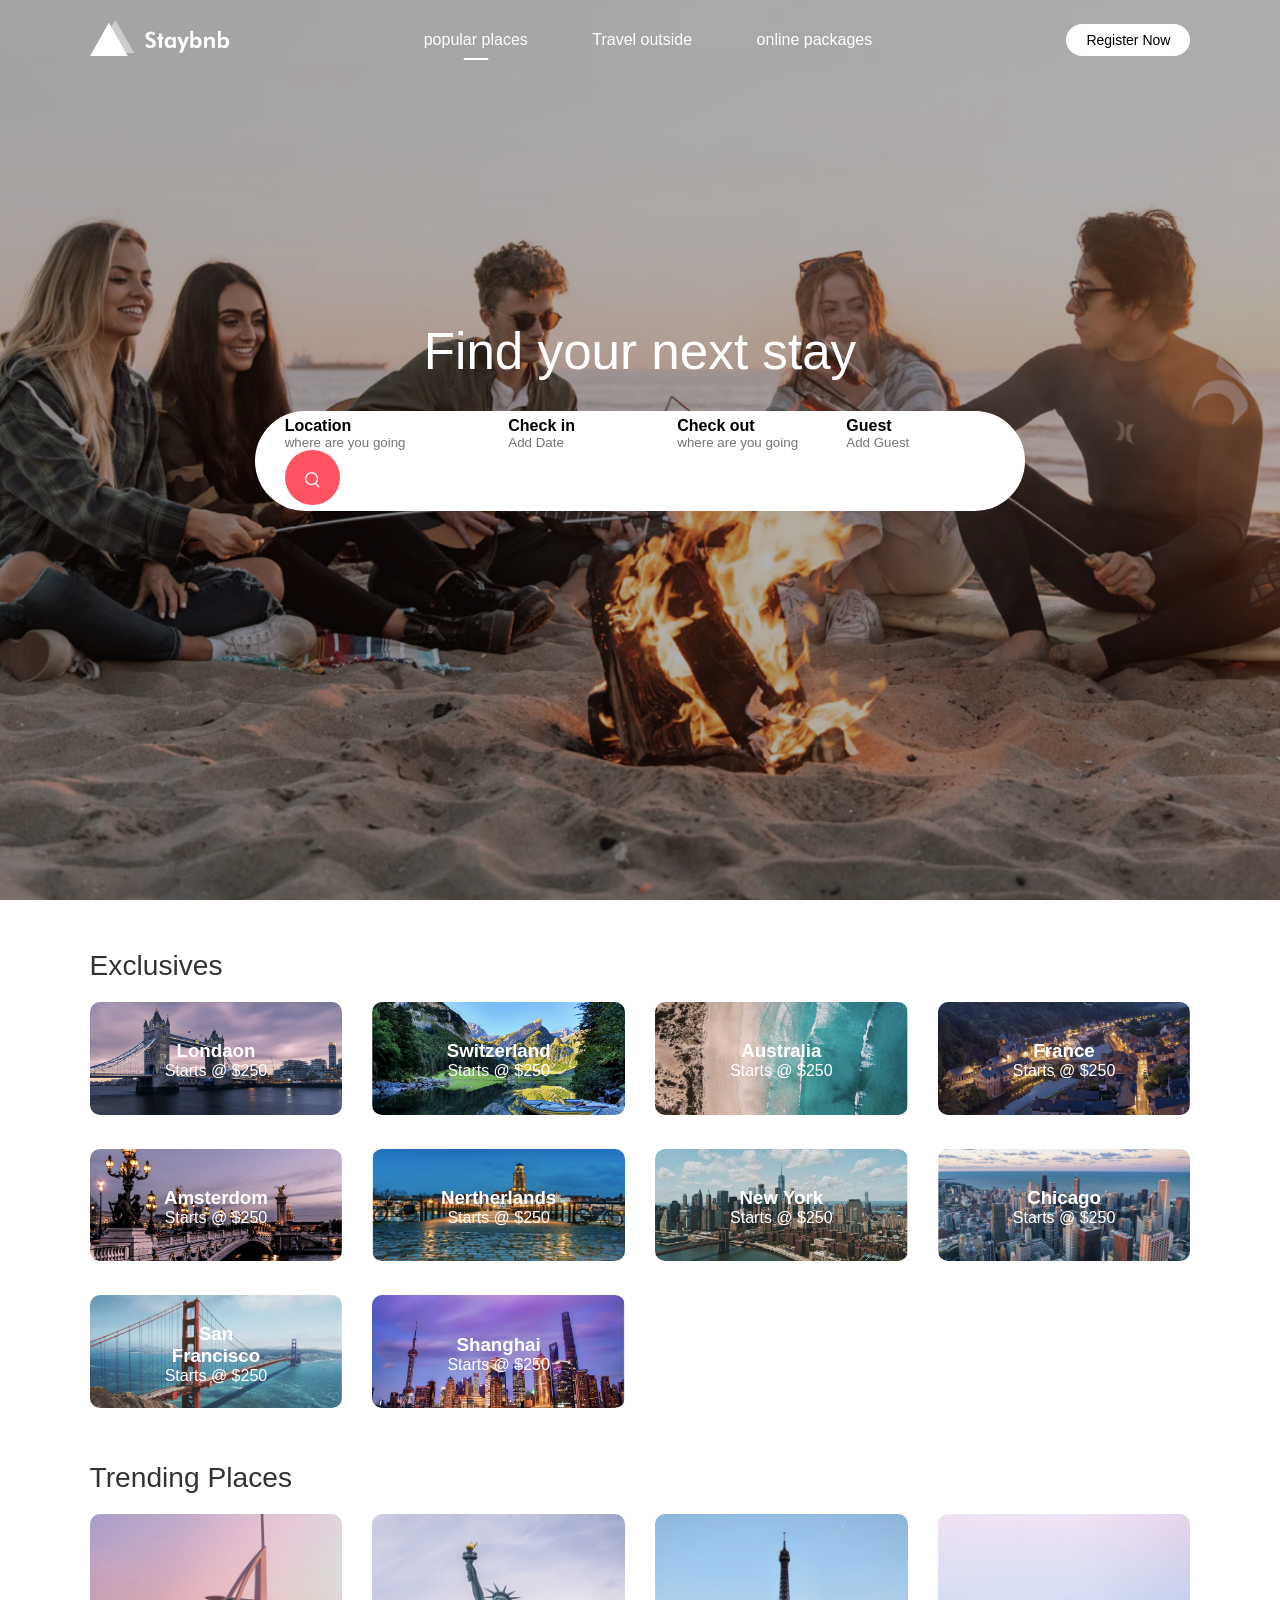
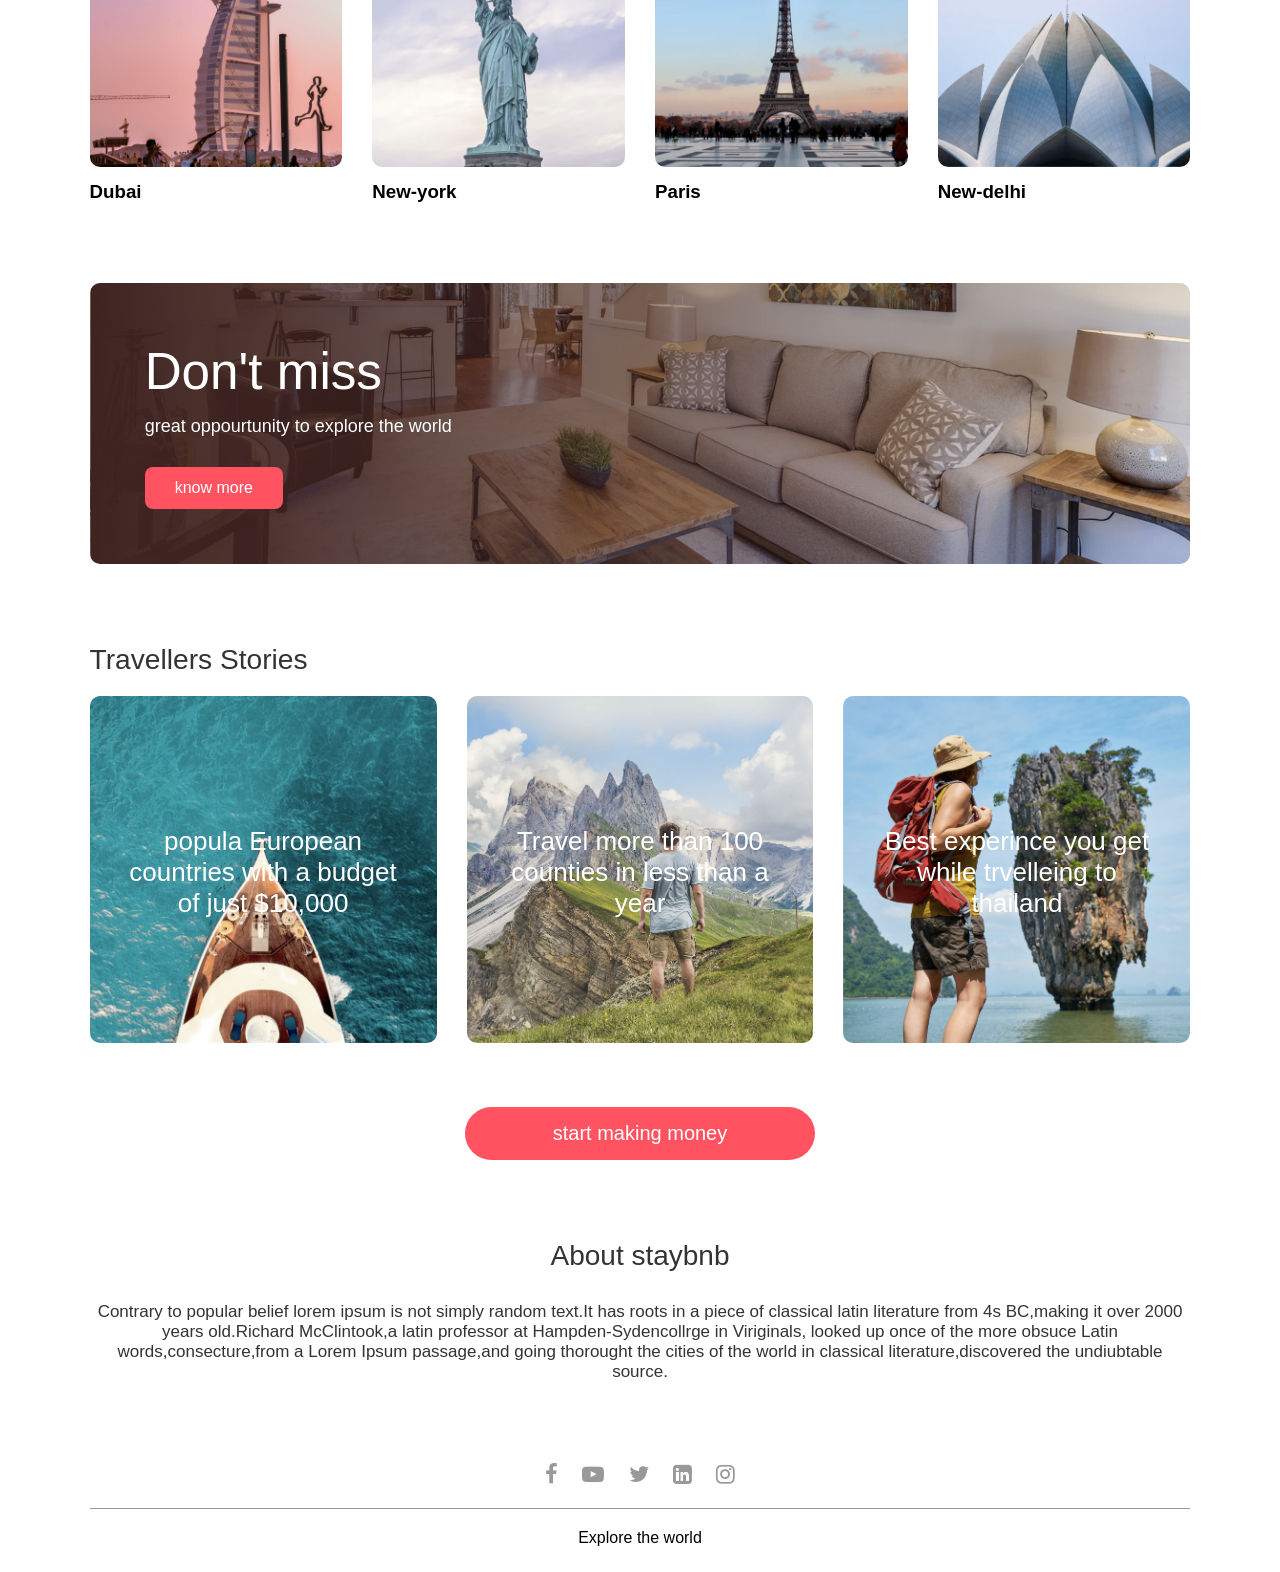
<file: index.html>
<!DOCTYPE html>
<html>
    <head>
        <meta name="viewport" content="width=device-width intial-scale=1.0">
        <title>Travellers</title>
        <link rel="stylesheet" href="style.css">
        <link rel="stylesheet" href="https://cdnjs.cloudflare.com/ajax/libs/font-awesome/4.7.0/css/font-awesome.min.css">
    </head>
    <body>
        <div class="header">
        <nav id="navbar">
            <a href="house.html">
                <img src="images/logo.png" class="logo">
            </a>
            <ul class="nav-links">
                <li><a href="index.html" class="active">popular places</a></li>
                <li><a href="#">Travel outside</a></li>
                <li><a href="listing.html">online packages</a></li>
            </ul>
            <a href="#" class="register-btn">Register Now</a>
            <i class="fa fa-bars" onclick="togglebtn()"></i>
        </nav> 
        <div class="container">
            <h1>Find your next stay</h1>
            <div class="search-box">
                <form>
                    <div class="location-input">
                        <label>Location</label>
                        <input type="text" placeholder="where are you going">
                    </div>
                    <div>
                        <label>Check in</label>
                        <input type="text" placeholder="Add Date">
                    </div>
                    <div>
                        <label>Check out</label>
                        <input type="text" placeholder="where are you going">
                    </div>
                    <div>
                        <label>Guest</label>
                        <input type="text" placeholder="Add Guest">
                    </div>
                    <button type="submit"><img src="images/search.png"></button>
                </form>
            </div>
        </div>
    </div>

    <div class="container">
        <h2 class="sub-title">Exclusives</h2>
        <div class="exclusives">
            <div>
                <img src="images/image-1.png">
                    <span>
                        <h3>Londaon</h3>
                        <p>Starts @ $250</p>
                    </span>
            </div>
            <div>
                <img src="images/image-2.png">
                <span>
                    <h3>Switzerland</h3>
                    <p>Starts @ $250</p>
                </span>
            </div>
            <div>
                <img src="images/image-3.png">
                <span>
                    <h3>Australia</h3>
                    <p>Starts @ $250</p>
                </span>
            </div>
            <div>
                <img src="images/image-4.png">
                <span>
                    <h3>France</h3>
                    <p>Starts @ $250</p>
                </span>
            </div>
            <div>
                <img src="images/image-5.png">
                <span>
                    <h3>Amsterdom</h3>
                    <p>Starts @ $250</p>
                </span>
            </div>
            <div>
                <img src="images/image-6.png">
                <span>
                    <h3>Nertherlands</h3>
                    <p>Starts @ $250</p>
                </span>
            </div>
            <div>
                <img src="images/image-7.png">
                <span>
                    <h3>New York</h3>
                    <p>Starts @ $250</p>
                </span>
            </div>
            <div>
                <img src="images/image-8.png">
                <span>
                    <h3>Chicago</h3>
                    <p>Starts @ $250</p>
                </span>
            </div>
            <div>
                <img src="images/image-9.png">
                <span>
                    <h3>San Francisco</h3>
                    <p>Starts @ $250</p>
                </span>
            </div>
            <div>
                <img src="images/image-10.png">
                <span>
                    <h3>Shanghai</h3>
                    <p>Starts @ $250</p>
                </span>
            </div>
        </div>

        <h2 class="sub-title">Trending Places</h2>
         <div class="trending">
            <div>
                <img src="images/dubai.png">
                <h3>Dubai</h3>
            </div>
            <div>
                <img src="images/new-york.png">
                <h3>New-york</h3>
            </div>
            <div>
                <img src="images/paris.png">
                <h3>Paris</h3>
            </div>
            <div>
                <img src="images/new-delhi.png">
                <h3>New-delhi</h3>
            </div>
         </div>
         <div class="cta">
            <h3>Don't miss</h3>
            <p>great oppourtunity to explore the world</p>
            <a href="#" class="cta-btn">know more</a>
         </div>


         <h2 class="sub-title">Travellers Stories</h2>
            <div class="stories">
                <div>
                    <img src="images/story-1.png">
                    <p>popula European countries with a budget of just $10,000</p>
                </div>
                <div>
                    <img src="images/story-2.png">
                    <p>Travel more than 100 counties in less than a year</p>
                </div>
                <div>
                    <img src="images/story-3.png">
                    <p>Best experince you get while trvelleing to thailand</p>
                </div>
            </div>

            <a href="#" class="start-btn">start making money</a>

            <div class="about-msg">
                <h2>About staybnb</h2>
                <p>Contrary to popular belief lorem ipsum is not simply random text.It has roots
                   in a piece of classical latin literature from 4s BC,making it over 2000 years
                   old.Richard McClintook,a latin professor at Hampden-Sydencollrge in Viriginals,
                   looked up once of the more obsuce Latin words,consecture,from a Lorem Ipsum
                   passage,and going thorought the cities of the world in classical literature,discovered
                   the undiubtable source.</p>
                </p>
            </div>

            <div class="footer">
                <a href="https://facebook.com/"><i class="fa fa-facebook-f"></i></a>
                <a href="https://youtube.com/"><i class="fa fa-youtube-play"></i></a>
                <a href="https://twitter.com/"><i class="fa fa-twitter"></i></a>
                <a href="https://linkedin.com/"><i class="fa fa-linkedin-square"></i></a>
                <a href="https://instagram.com/"><i class="fa fa-instagram"></i></a>
                <hr>
                <p>Explore the world</p>

            </div>

         




    </div>
      <script>
        var navbar = document.getElementById("navbar");
        function togglebtn(){
            navbar.classList.toggle("hidemenu")
        }
      </script>

    </body>

</html>
</file>
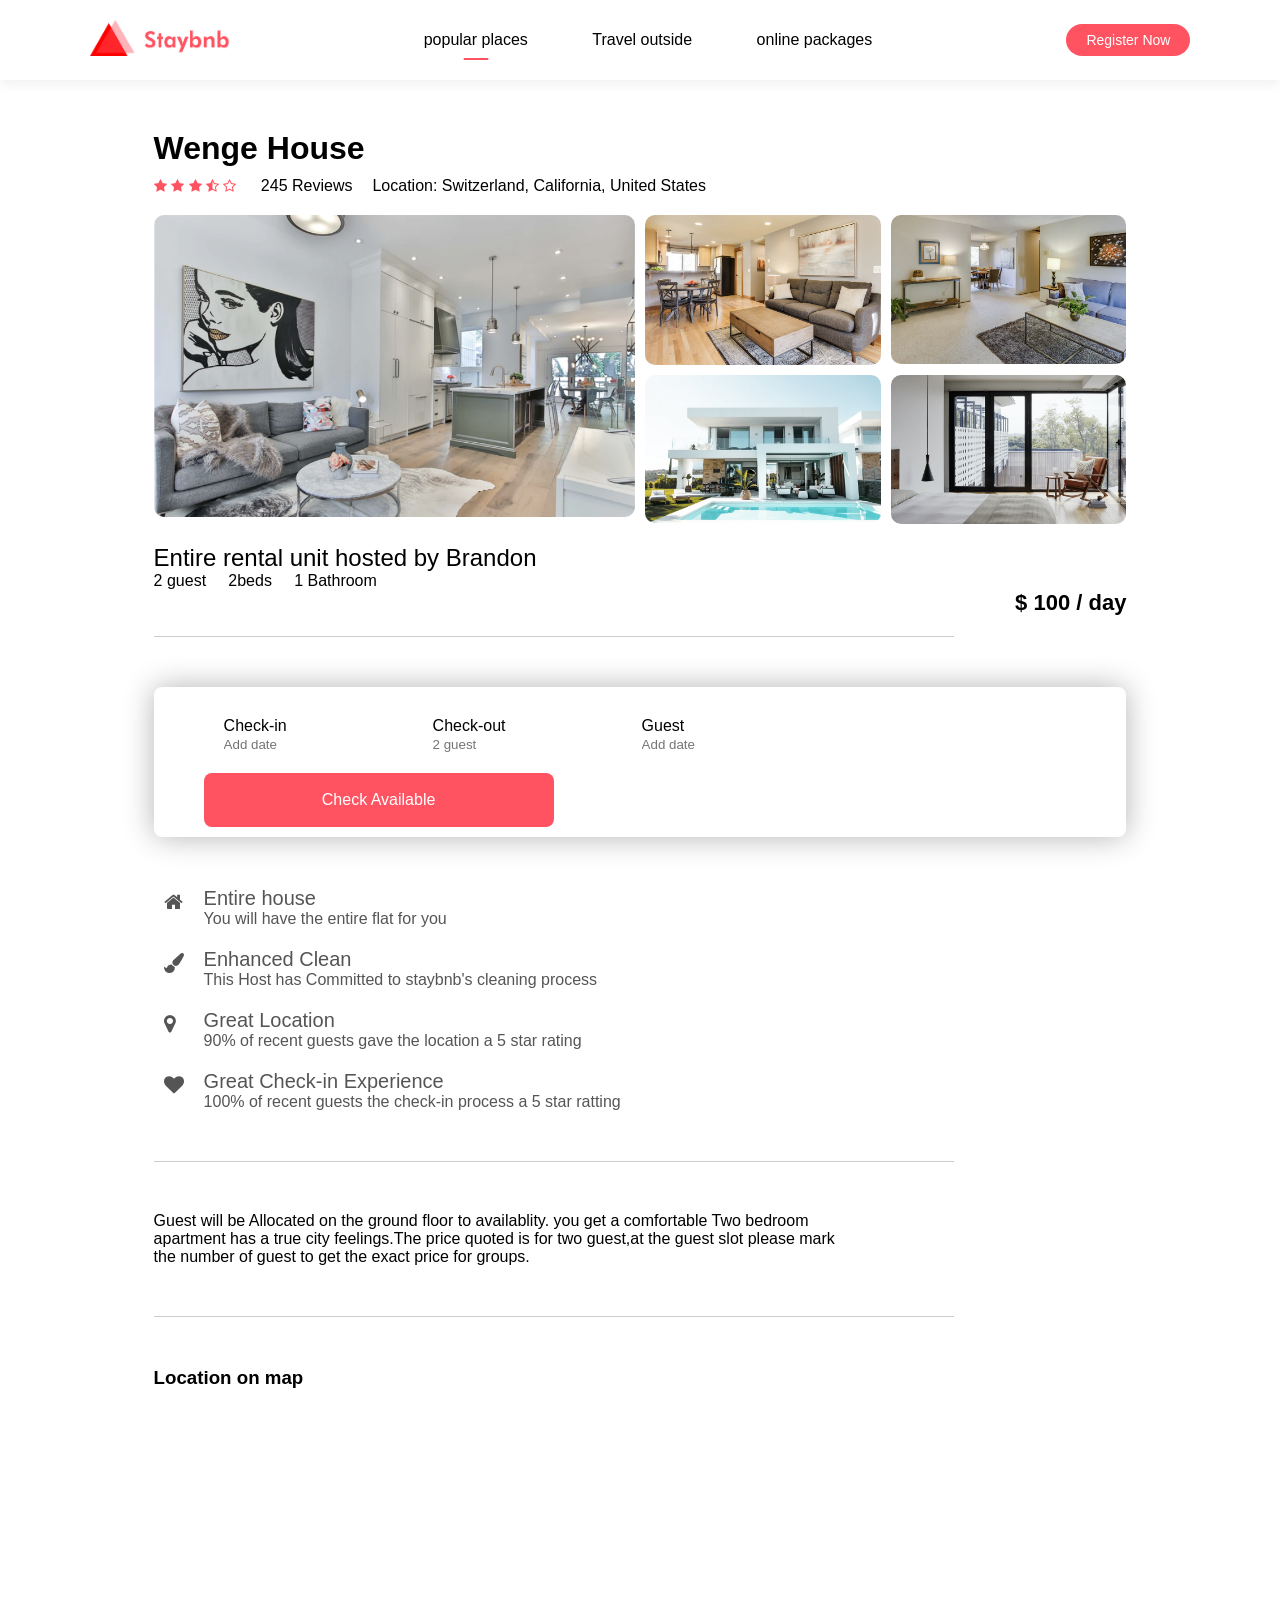
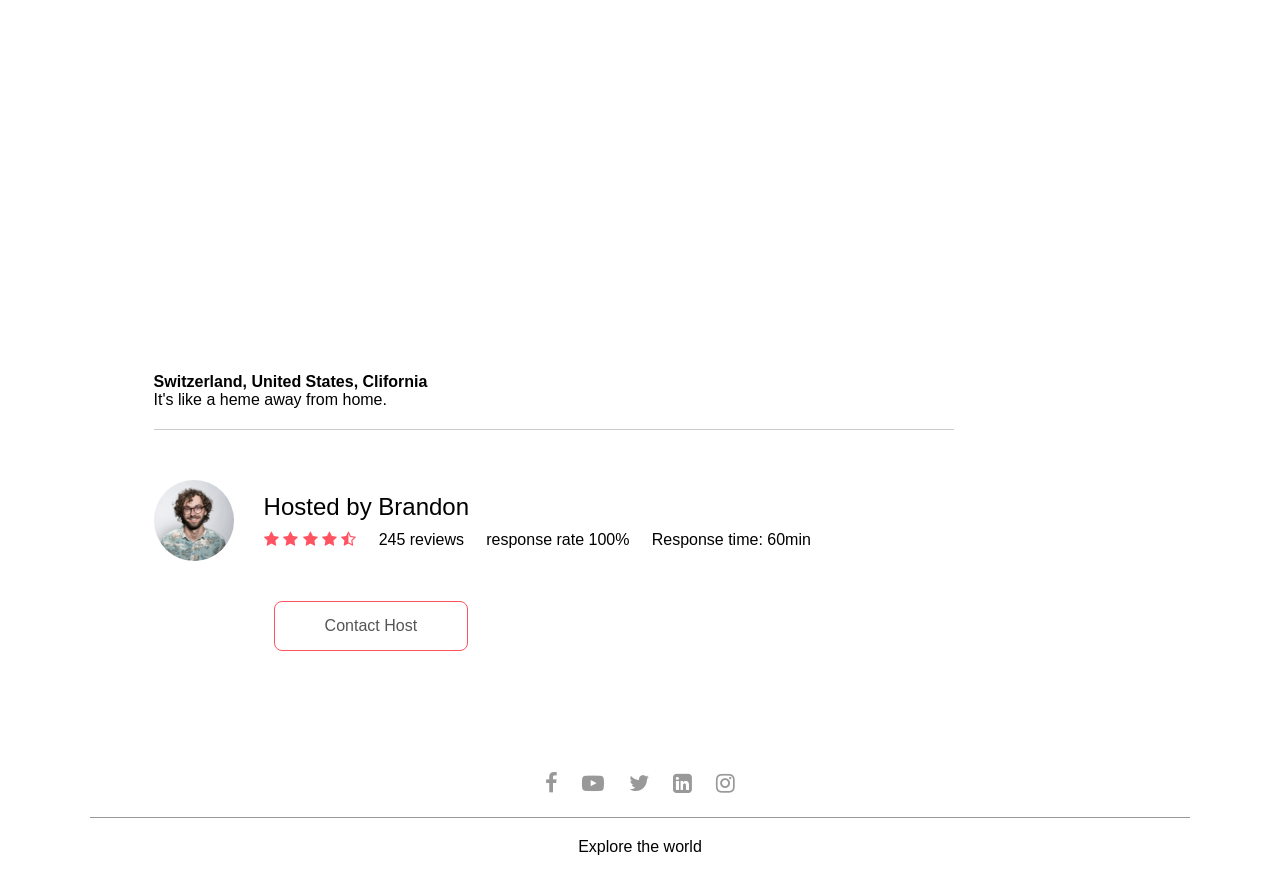
<file: house.html>
<!DOCTYPE html>
<html>
    <head>
        <meta name="viewport" content="width=device-width intial-scale=1.0">
        <title>House details Page</title>
        <link rel="stylesheet" href="style.css">
        <link rel="stylesheet" href="https://cdnjs.cloudflare.com/ajax/libs/font-awesome/4.7.0/css/font-awesome.min.css">
    </head>
    <body>
        <nav id="navbar" class="navbar-white" >
            <a href="house.html">
                <img src="images/logo-red.png" class="logo">
            </a>
            <ul class="nav-links">
                <li><a href="index.html" class="active">popular places</a></li>
                <li><a href="#">Travel outside</a></li>
                <li><a href="listing.html">online packages</a></li>
            </ul>
            <a href="#" class="register-btn">Register Now</a>
            <i class="fa fa-bars" onclick="togglebtn()"></i>
        </nav> 

           <div class="house-details">
            <div class="house-title">
                <h1>Wenge House</h1>
                <div class="row">
                    <div>
                        <i class="fa fa-star"></i>
                         <i class="fa fa-star"></i>
                         <i class="fa fa-star"></i>
                        <i class="fa fa-star-half-full"></i>
                        <i class="fa fa-star-o"></i>
                        <span>245 Reviews</span>
                    </div>
                    <div>
                        <p> Location: Switzerland, California, United States</p>
                    </div>
                </div>
            </div>
            <div class="gallery">
                <div class="gallery-img-1"><img src="images/house-1.png"></div>
                <div><img src="images/house-2.png"></div>
                <div><img src="images/house-3.png"></div>
                <div><img src="images/house-4.png"></div>
                <div><img src="images/house-5.png"></div>
            </div>
            <div class="small-details">
                <h2>Entire rental unit hosted by Brandon</h2>
                <p>2 guest &nbsp; &nbsp; 2beds &nbsp; &nbsp; 1 Bathroom</p>
                <h4>$ 100 / day</h4>
            </div>
            <hr class="line">
            <form class="check-form">
                <div>
                    <label>Check-in</label>
                    <input type="text" placeholder="Add date">
                </div>
                <div>
                    <label>Check-out</label>
                    <input type="text" placeholder="2 guest">
                </div>
                <div class="guest-field">
                    <label>Guest</label>
                    <input type="text" placeholder="Add date">
                </div>
                <button type="submit">Check Available</button>
            </form>

            <ul class="details-list">
                <li><i class="fa fa-home"></i>Entire house
                    <span>You will have the entire flat for you</span>
                </li>
                <li><i class="fa fa-paint-brush"></i>Enhanced Clean
                    <span>This Host has Committed to staybnb's cleaning process</span>
                </li>
                <li><i class="fa fa-map-marker"></i>Great Location
                    <span>90% of recent guests gave the location a 5 star rating</span>
                </li>
                <li><i class="fa fa-heart"></i>Great Check-in Experience
                    <span>100% of recent guests the check-in process a 5 star ratting</span>
                </li>
            </ul>
            <hr class="line">

            <p class="home-description">Guest will be Allocated on the ground floor to availablity. you get
                a comfortable Two bedroom apartment has a true city feelings.The price quoted
                is for two guest,at the guest slot please mark the number of guest to get the exact price
                for groups. 
            </p>
            <hr class="line">
             <h3>Location on map</h3>
            <div class="map"><iframe src="https://www.google.com/maps/embed?pb=!1m18!1m12!1m3!1d1398189.2490876922!2d6.904918688224698!3d46.80748952737615!2m3!1f0!2f0!3f0!3m2!1i1024!2i768!4f13.1!3m3!1m2!1s0x478c64ef6f596d61%3A0x5c56b5110fcb7b15!2sSwitzerland!5e0!3m2!1sen!2sin!4v1735908279306!5m2!1sen!2sin" width="600" height="450" style="border:0;" allowfullscreen="" loading="lazy" referrerpolicy="no-referrer-when-downgrade"></iframe></div>
            <b>Switzerland, United States, Clifornia</b>
            <p>It's like a heme away from home.</p>

             <hr class="line">

             <div class="host">
                <img src="images/host.png">
                <div>
                    <h2>Hosted by Brandon</h2>
                    <P><span>
                        <i class="fa fa-star"></i>
                        <i class="fa fa-star"></i>
                        <i class="fa fa-star"></i>
                        <i class="fa fa-star"></i>
                       <i class="fa fa-star-half-full"></i>


                    </span>&nbsp; &nbsp; 245 reviews &nbsp; &nbsp; response rate 100% &nbsp; &nbsp; Response time: 60min</P>
                </div>
             </div>
             <a href="#" class="contact-host">Contact Host</a>


           </div>

           <div class="container">
            <div class="footer">
                <a href="https://facebook.com/"><i class="fa fa-facebook-f"></i></a>
                <a href="https://youtube.com/"><i class="fa fa-youtube-play"></i></a>
                <a href="https://twitter.com/"><i class="fa fa-twitter"></i></a>
                <a href="https://linkedin.com/"><i class="fa fa-linkedin-square"></i></a>
                <a href="https://instagram.com/"><i class="fa fa-instagram"></i></a>
                <hr>
                <p>Explore the world</p>
    
            </div>
           </div>
           <script>
            var navbar = document.getElementById("navbar");
            function togglebtn(){
                navbar.classList.toggle("hidemenu")
            }
          </script>

    </body>
    </html>
</file>
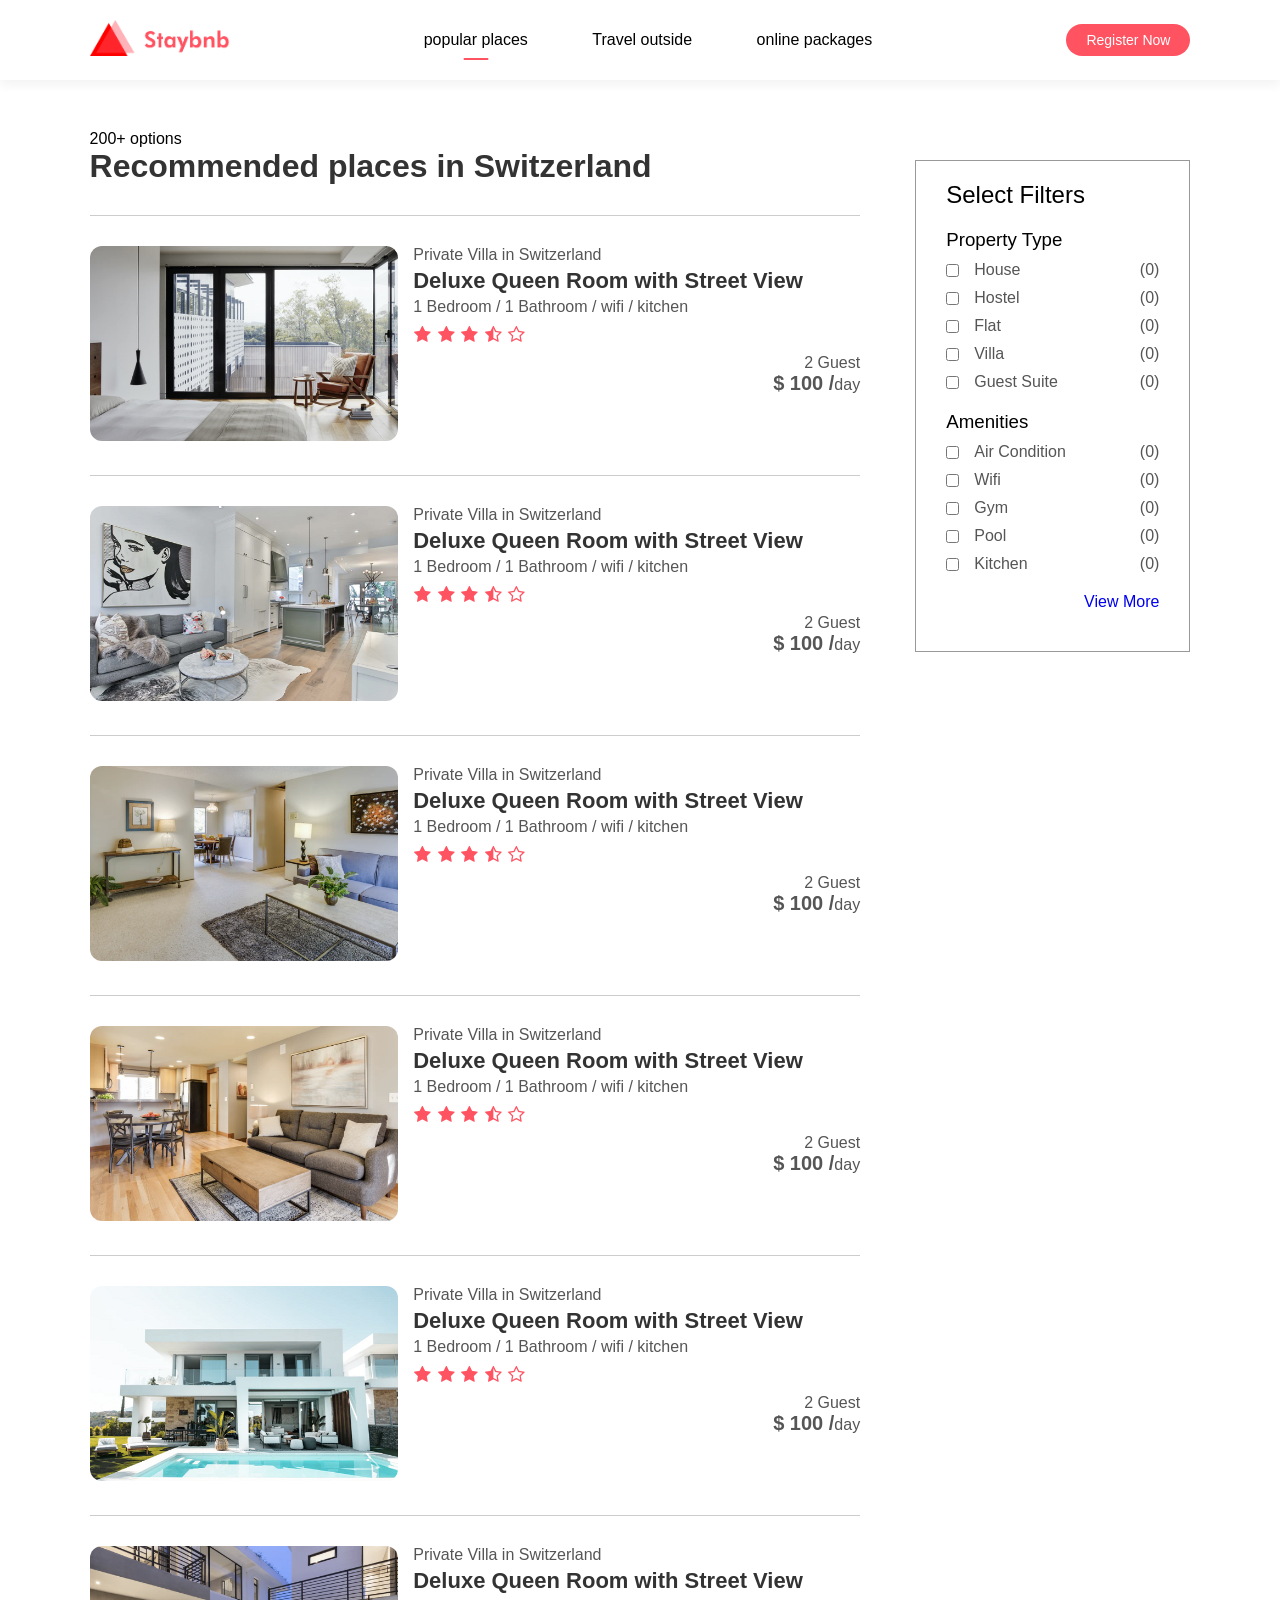
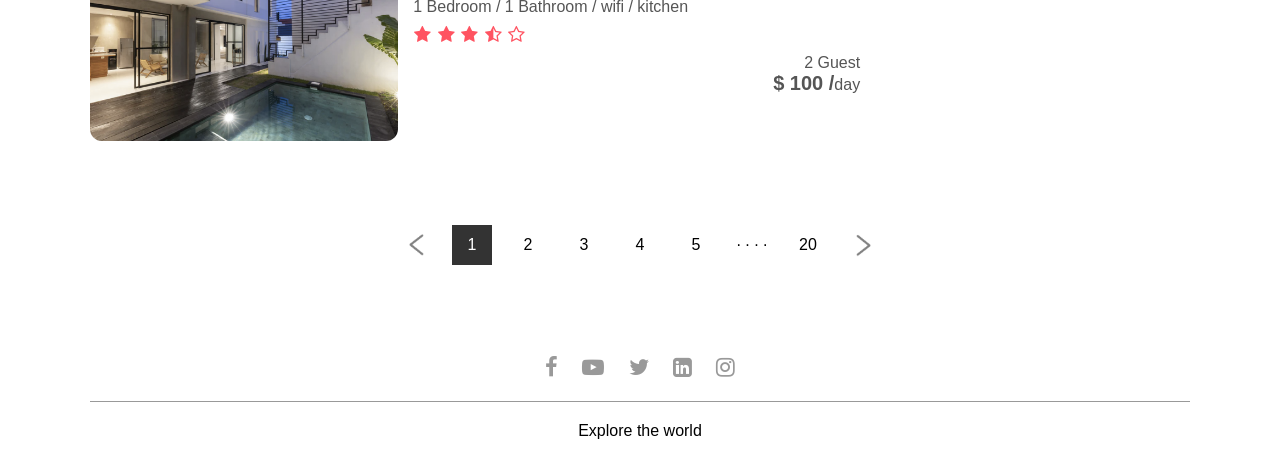
<file: listing.html>
<!DOCTYPE html>
<html>
    <head>
        <meta name="viewport" content="width=device-width intial-scale=1.0">
        <title>Travellers</title>
        <link rel="stylesheet" href="style.css">
        <link rel="stylesheet" href="https://cdnjs.cloudflare.com/ajax/libs/font-awesome/4.7.0/css/font-awesome.min.css">
    </head> 
    <body>
        <nav id="navbar" class="navbar-white" >
            <a href="house.html">
                <img src="images/logo-red.png" class="logo">

            </a>
            <ul class="nav-links">
                <li><a href="index.html" class="active">popular places</a></li>
                <li><a href="#">Travel outside</a></li>
                <li><a href="#">online packages</a></li>
            </ul>
            <a href="#" class="register-btn">Register Now</a>
            <i class="fa fa-bars" onclick="togglebtn()"></i>
        </nav> 
        <div class="container">

          <div class="list-container">
            <div class="left-col">
                <p> 200+ options</p>
                <h1>Recommended places in Switzerland</h1>

                <div class="house">
                    <div class="house-img">
                        <img src="images/image-s1.png">
                    </div>
                    <div class="house-information">
                        <p>Private Villa in Switzerland</p>
                        <h3>Deluxe Queen Room with Street View</h3>
                        <p>1 Bedroom / 1 Bathroom / wifi / kitchen</p>
                         <i class="fa fa-star"></i>
                         <i class="fa fa-star"></i>
                         <i class="fa fa-star"></i>
                        <i class="fa fa-star-half-full"></i>
                        <i class="fa fa-star-o"></i>
                        <div class="house-price">
                            <p> 2 Guest</p>
                            <h4>$ 100 /<span>day</span></h4>
                        </div>
                    </div>
                </div>
                <div class="house">
                    <div class="house-img">
                        <img src="images/image-s2.png">
                    </div>
                    <div class="house-information">
                        <p>Private Villa in Switzerland</p>
                        <h3>Deluxe Queen Room with Street View</h3>
                        <p>1 Bedroom / 1 Bathroom / wifi / kitchen</p>
                         <i class="fa fa-star"></i>
                         <i class="fa fa-star"></i>
                         <i class="fa fa-star"></i>
                        <i class="fa fa-star-half-full"></i>
                        <i class="fa fa-star-o"></i>
                        <div class="house-price">
                            <p> 2 Guest</p>
                            <h4>$ 100 /<span>day</span></h4>
                        </div>
                    </div>
                </div>

                <div class="house">
                    <div class="house-img">
                        <img src="images/image-s3.png">
                    </div>
                    <div class="house-information">
                        <p>Private Villa in Switzerland</p>
                        <h3>Deluxe Queen Room with Street View</h3>
                        <p>1 Bedroom / 1 Bathroom / wifi / kitchen</p>
                         <i class="fa fa-star"></i>
                         <i class="fa fa-star"></i>
                         <i class="fa fa-star"></i>
                        <i class="fa fa-star-half-full"></i>
                        <i class="fa fa-star-o"></i>
                        <div class="house-price">
                            <p> 2 Guest</p>
                            <h4>$ 100 /<span>day</span></h4>
                        </div>
                    </div>
                </div>

                <div class="house">
                    <div class="house-img">
                        <img src="images/image-s4.png">
                    </div>
                    <div class="house-information">
                        <p>Private Villa in Switzerland</p>
                        <h3>Deluxe Queen Room with Street View</h3>
                        <p>1 Bedroom / 1 Bathroom / wifi / kitchen</p>
                         <i class="fa fa-star"></i>
                         <i class="fa fa-star"></i>
                         <i class="fa fa-star"></i>
                        <i class="fa fa-star-half-full"></i>
                        <i class="fa fa-star-o"></i>
                        <div class="house-price">
                            <p> 2 Guest</p>
                            <h4>$ 100 /<span>day</span></h4>
                        </div>
                    </div>
                </div>
                <div class="house">
                    <div class="house-img">
                        <img src="images/image-s5.png">
                    </div>
                    <div class="house-information">
                        <p>Private Villa in Switzerland</p>
                        <h3>Deluxe Queen Room with Street View</h3>
                        <p>1 Bedroom / 1 Bathroom / wifi / kitchen</p>
                         <i class="fa fa-star"></i>
                         <i class="fa fa-star"></i>
                         <i class="fa fa-star"></i>
                        <i class="fa fa-star-half-full"></i>
                        <i class="fa fa-star-o"></i>
                        <div class="house-price">
                            <p> 2 Guest</p>
                            <h4>$ 100 /<span>day</span></h4>
                        </div>
                    </div>
                </div>
                <div class="house">
                    <div class="house-img">
                        <img src="images/image-s6.png">
                    </div>
                    <div class="house-information">
                        <p>Private Villa in Switzerland</p>
                        <h3>Deluxe Queen Room with Street View</h3>
                        <p>1 Bedroom / 1 Bathroom / wifi / kitchen</p>
                         <i class="fa fa-star"></i>
                         <i class="fa fa-star"></i>
                         <i class="fa fa-star"></i>
                        <i class="fa fa-star-half-full"></i>
                        <i class="fa fa-star-o"></i>
                        <div class="house-price">
                            <p> 2 Guest</p>
                            <h4>$ 100 /<span>day</span></h4>
                        </div>
                    </div>
                </div>




            </div>
            <div class="right-col">
                <div class="sidebar">
                    <h2>Select Filters</h2>
                    <h3>Property Type</h3>
                    <div class="filter">
                      <input type="checkbox"> <p>House</p><span>(0)</span>
                    </div>
                    <div class="filter">
                        <input type="checkbox"> <p>Hostel</p><span>(0)</span>
                      </div>
  
                      <div class="filter">
                        <input type="checkbox"> <p>Flat</p><span>(0)</span>
                      </div>
  
                      <div class="filter">
                        <input type="checkbox"> <p>Villa</p><span>(0)</span>
                      </div>
                      <div class="filter">
                        <input type="checkbox"> <p>Guest Suite</p><span>(0)</span>
                      </div>
                         <h3>Amenities</h3>
                         <div class="filter">
                            <input type="checkbox"> <p>Air Condition</p><span>(0)</span>
                          </div>
                          <div class="filter">
                            <input type="checkbox"> <p>Wifi</p><span>(0)</span>
                          </div>
                          <div class="filter">
                            <input type="checkbox"> <p>Gym</p><span>(0)</span>
                          </div><div class="filter">
                            <input type="checkbox"> <p>Pool</p><span>(0)</span>
                          </div>
                          <div class="filter">
                            <input type="checkbox"> <p>Kitchen</p><span>(0)</span>
                          </div>
                          <div class="sidebar-link">
                            <a href="#">View More</a>
                          </div>



                </div>

            </div>
          </div>



            <div class="pagination">
                <img src="images/arrow.png">
                <span class="current">1</span>
                <span>2</span>
                <span>3</span>
                <span>4</span>
                <span>5</span>  
                <span>&middot; &middot; &middot; &middot;</span> 
                <span>20</span>
                <img src="images/arrow.png" class="right-arrow">
            </div>
          
            <div class="footer">
                <a href="https://facebook.com/"><i class="fa fa-facebook-f"></i></a>
                <a href="https://youtube.com/"><i class="fa fa-youtube-play"></i></a>
                <a href="https://twitter.com/"><i class="fa fa-twitter"></i></a>
                <a href="https://linkedin.com/"><i class="fa fa-linkedin-square"></i></a>
                <a href="https://instagram.com/"><i class="fa fa-instagram"></i></a>
                <hr>
                <p>Explore the world</p>
    
            </div>
        </div>
        

        <script>
            var navbar = document.getElementById("navbar");
            function togglebtn(){
                navbar.classList.toggle("hidemenu")
            }
          </script>
    
     
      

    </body>
</html>
</file>
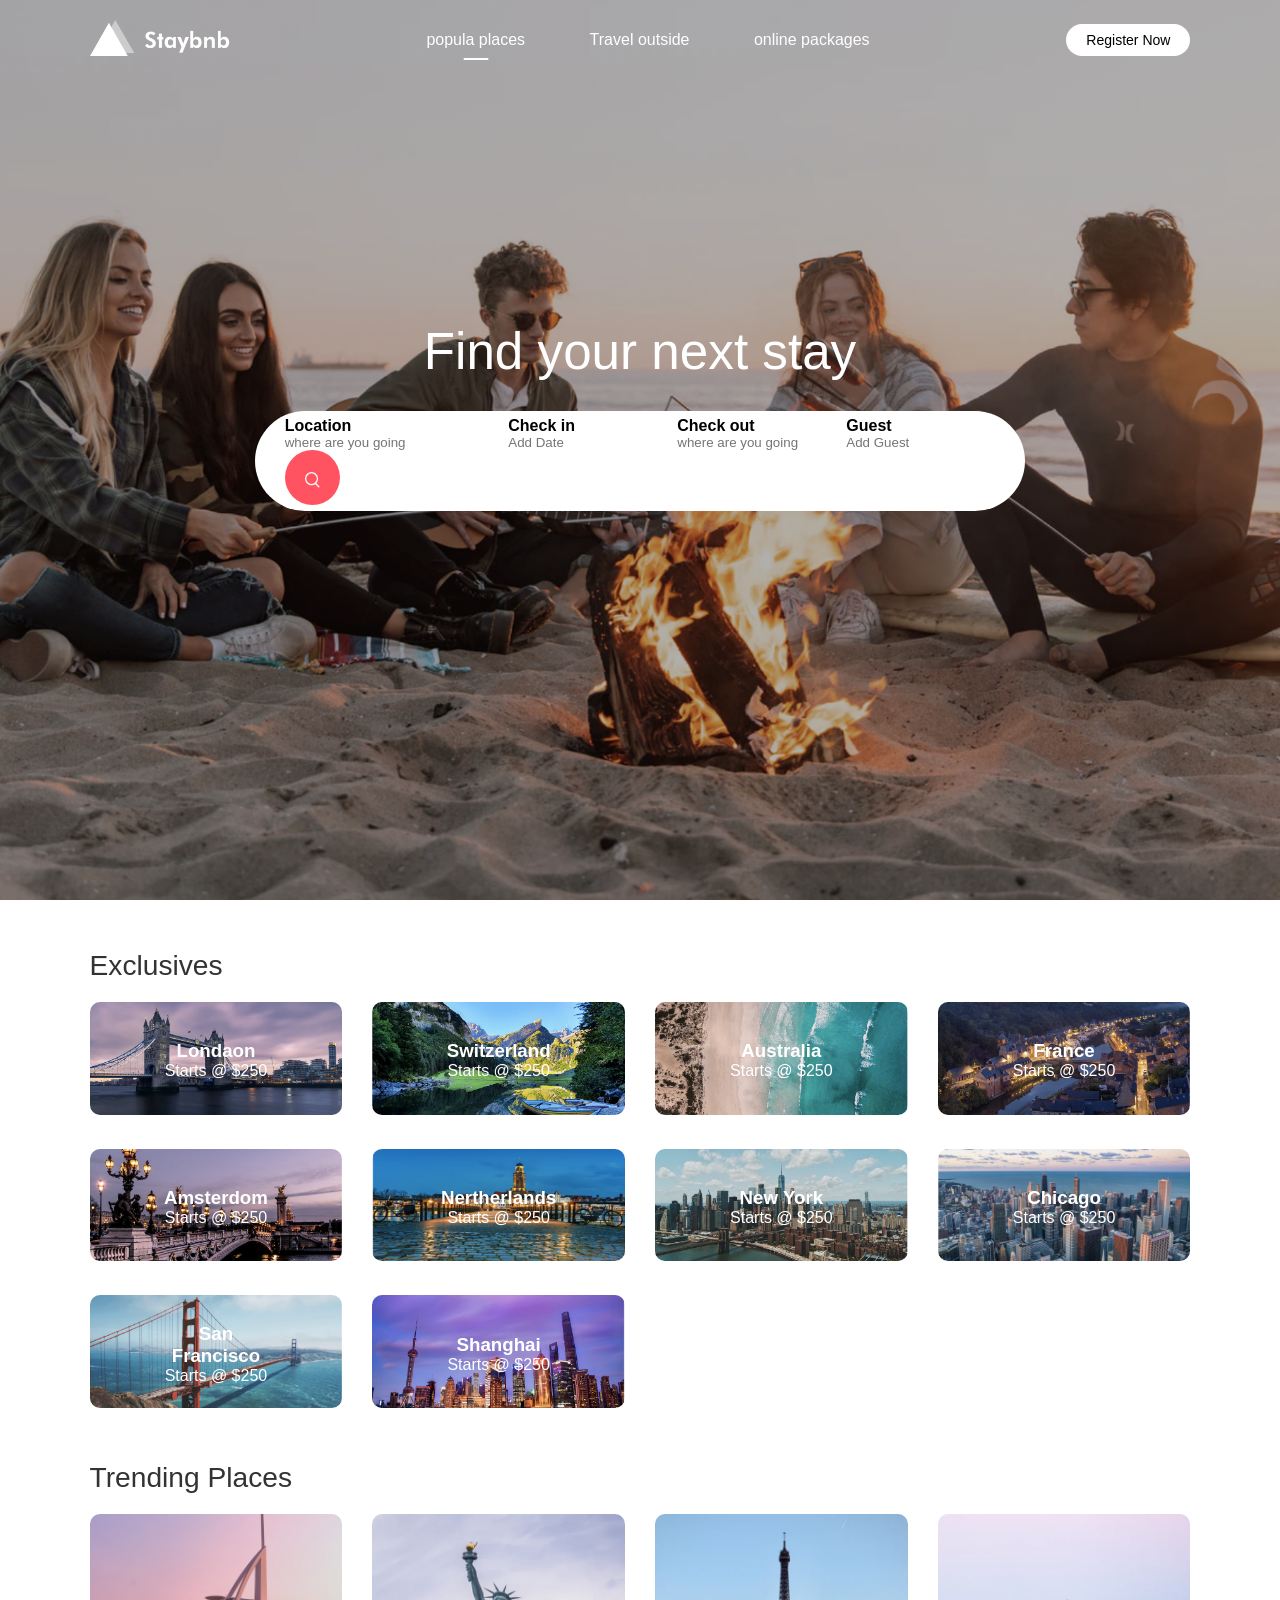
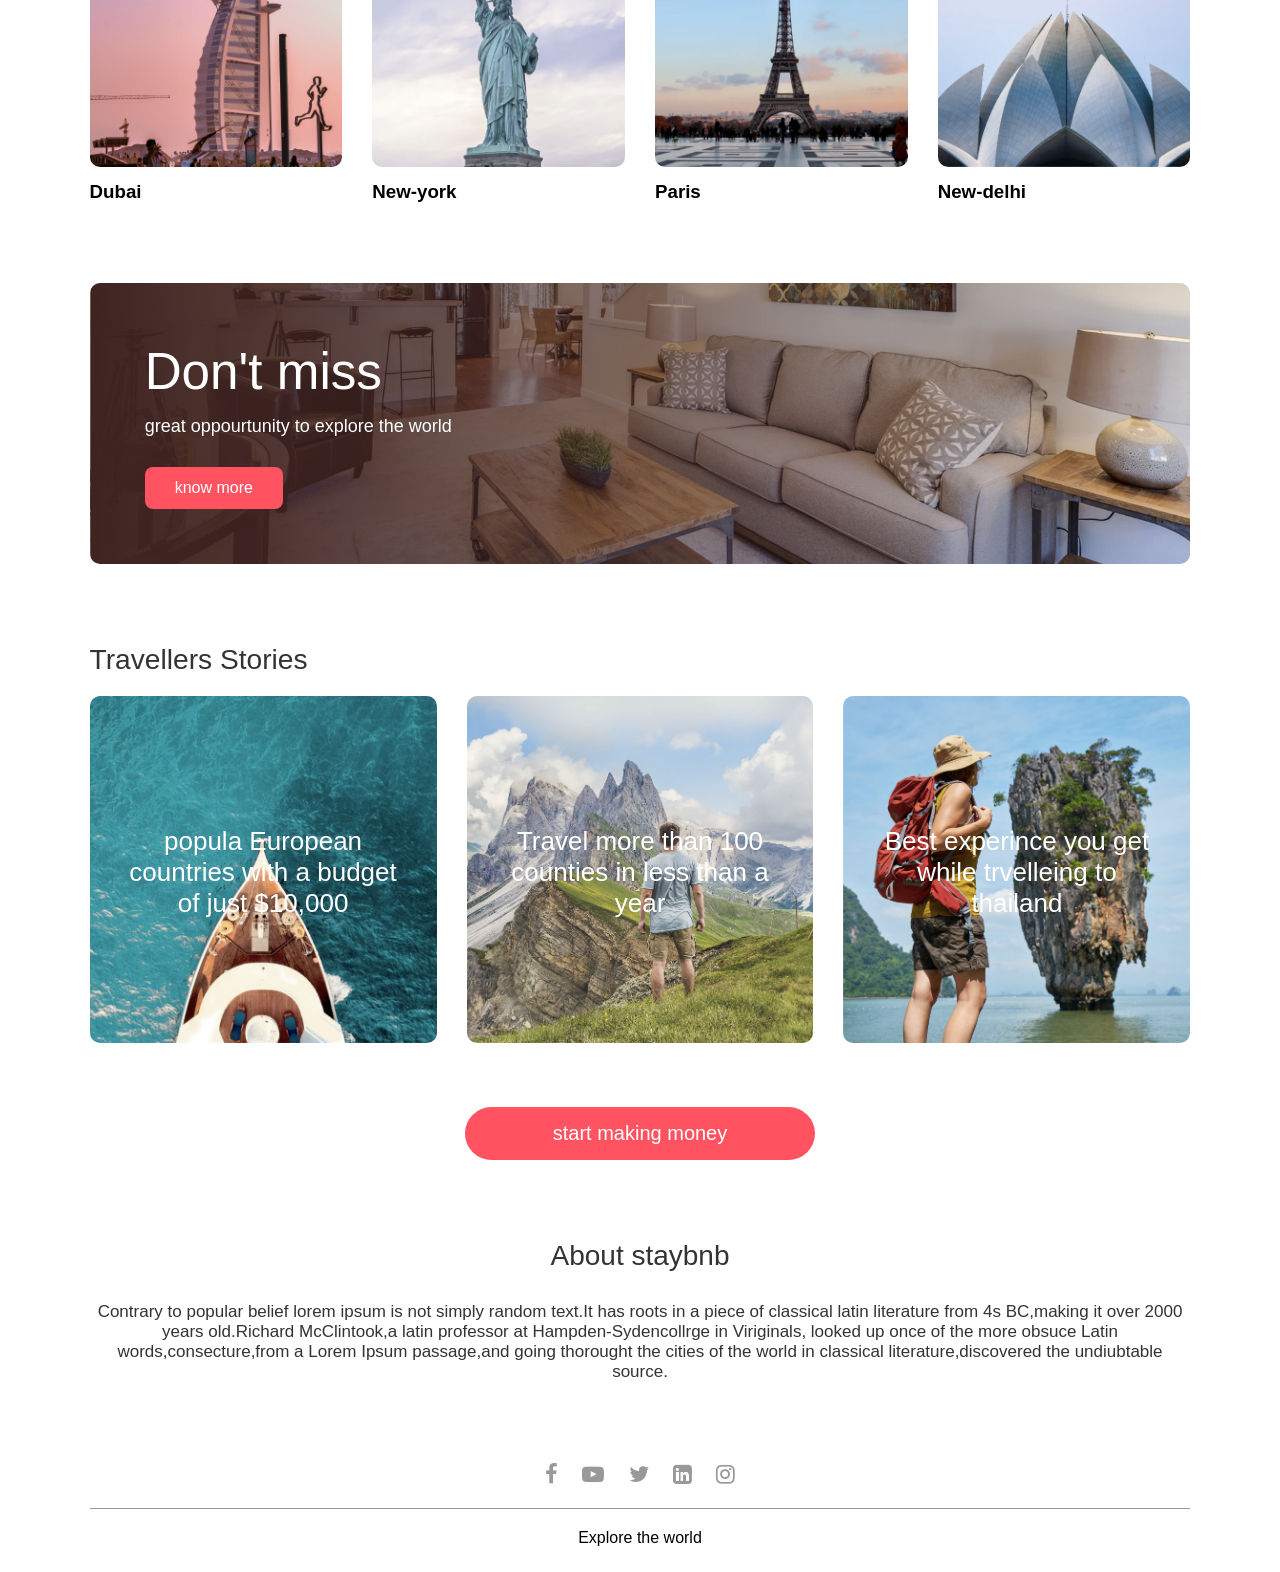
<file: T_webpage.html>
<!DOCTYPE html>
<html>
    <head>
        <meta name="viewport" content="width=device-width intial-scale=1.0">
        <title>Travellers</title>
        <link rel="stylesheet" href="style.css">
        <link rel="stylesheet" href="https://cdnjs.cloudflare.com/ajax/libs/font-awesome/4.7.0/css/font-awesome.min.css">
    </head>
    <body>
        <div class="header">
        <nav id="navbar">
            <a href="house.html">
                <img src="images/logo.png" class="logo">
            </a>
            <ul class="nav-links">
                <li><a href="T_webpage.html" class="active">popula places</a></li>
                <li><a href="#">Travel outside</a></li>
                <li><a href="listing.html">online packages</a></li>
            </ul>
            <a href="#" class="register-btn">Register Now</a>
            <i class="fa fa-bars" onclick="togglebtn()"></i>
        </nav> 
        <div class="container">
            <h1>Find your next stay</h1>
            <div class="search-box">
                <form>
                    <div class="location-input">
                        <label>Location</label>
                        <input type="text" placeholder="where are you going">
                    </div>
                    <div>
                        <label>Check in</label>
                        <input type="text" placeholder="Add Date">
                    </div>
                    <div>
                        <label>Check out</label>
                        <input type="text" placeholder="where are you going">
                    </div>
                    <div>
                        <label>Guest</label>
                        <input type="text" placeholder="Add Guest">
                    </div>
                    <button type="submit"><img src="images/search.png"></button>
                </form>
            </div>
        </div>
    </div>

    <div class="container">
        <h2 class="sub-title">Exclusives</h2>
        <div class="exclusives">
            <div>
                <img src="images/image-1.png">
                    <span>
                        <h3>Londaon</h3>
                        <p>Starts @ $250</p>
                    </span>
            </div>
            <div>
                <img src="images/image-2.png">
                <span>
                    <h3>Switzerland</h3>
                    <p>Starts @ $250</p>
                </span>
            </div>
            <div>
                <img src="images/image-3.png">
                <span>
                    <h3>Australia</h3>
                    <p>Starts @ $250</p>
                </span>
            </div>
            <div>
                <img src="images/image-4.png">
                <span>
                    <h3>France</h3>
                    <p>Starts @ $250</p>
                </span>
            </div>
            <div>
                <img src="images/image-5.png">
                <span>
                    <h3>Amsterdom</h3>
                    <p>Starts @ $250</p>
                </span>
            </div>
            <div>
                <img src="images/image-6.png">
                <span>
                    <h3>Nertherlands</h3>
                    <p>Starts @ $250</p>
                </span>
            </div>
            <div>
                <img src="images/image-7.png">
                <span>
                    <h3>New York</h3>
                    <p>Starts @ $250</p>
                </span>
            </div>
            <div>
                <img src="images/image-8.png">
                <span>
                    <h3>Chicago</h3>
                    <p>Starts @ $250</p>
                </span>
            </div>
            <div>
                <img src="images/image-9.png">
                <span>
                    <h3>San Francisco</h3>
                    <p>Starts @ $250</p>
                </span>
            </div>
            <div>
                <img src="images/image-10.png">
                <span>
                    <h3>Shanghai</h3>
                    <p>Starts @ $250</p>
                </span>
            </div>
        </div>

        <h2 class="sub-title">Trending Places</h2>
         <div class="trending">
            <div>
                <img src="images/dubai.png">
                <h3>Dubai</h3>
            </div>
            <div>
                <img src="images/new-york.png">
                <h3>New-york</h3>
            </div>
            <div>
                <img src="images/paris.png">
                <h3>Paris</h3>
            </div>
            <div>
                <img src="images/new-delhi.png">
                <h3>New-delhi</h3>
            </div>
         </div>
         <div class="cta">
            <h3>Don't miss</h3>
            <p>great oppourtunity to explore the world</p>
            <a href="#" class="cta-btn">know more</a>
         </div>


         <h2 class="sub-title">Travellers Stories</h2>
            <div class="stories">
                <div>
                    <img src="images/story-1.png">
                    <p>popula European countries with a budget of just $10,000</p>
                </div>
                <div>
                    <img src="images/story-2.png">
                    <p>Travel more than 100 counties in less than a year</p>
                </div>
                <div>
                    <img src="images/story-3.png">
                    <p>Best experince you get while trvelleing to thailand</p>
                </div>
            </div>

            <a href="#" class="start-btn">start making money</a>

            <div class="about-msg">
                <h2>About staybnb</h2>
                <p>Contrary to popular belief lorem ipsum is not simply random text.It has roots
                   in a piece of classical latin literature from 4s BC,making it over 2000 years
                   old.Richard McClintook,a latin professor at Hampden-Sydencollrge in Viriginals,
                   looked up once of the more obsuce Latin words,consecture,from a Lorem Ipsum
                   passage,and going thorought the cities of the world in classical literature,discovered
                   the undiubtable source.</p>
                </p>
            </div>

            <div class="footer">
                <a href="https://facebook.com/"><i class="fa fa-facebook-f"></i></a>
                <a href="https://youtube.com/"><i class="fa fa-youtube-play"></i></a>
                <a href="https://twitter.com/"><i class="fa fa-twitter"></i></a>
                <a href="https://linkedin.com/"><i class="fa fa-linkedin-square"></i></a>
                <a href="https://instagram.com/"><i class="fa fa-instagram"></i></a>
                <hr>
                <p>Explore the world</p>

            </div>

         




    </div>
      <script>
        var navbar = document.getElementById("navbar");
        function togglebtn(){
            navbar.classList.toggle("hidemenu")
        }
      </script>

    </body>

</html>
</file>
<file: style.css>
*{
    margin: 0;
    padding: 0;
    box-sizing: border-box;
    font-family: 'poppins' , sans-serif;
}
.header{
    min-height: 100vh;
    width: 100%;
    background-image: linear-gradient(rgba(0,0,0,0.3),rgba(0,0,0,0.3)),url(images/banner.png);
    background-size: cover;
    background-position: center;
}
nav{
    display: flex;
    align-items: center;
    justify-content: space-between;
    padding: 20px 7%;
}
.logo{
    width: 140px;
    cursor: pointer;
}
.nav-links li{
    list-style: none;
    display: inline-block;
    margin: 10px 30px;
}
.nav-links li a{
    text-decoration: none;
    color: #fff;
}
.register-btn{
    background: #fff;
    color: #000;
    padding: 8px 20px;
    border-radius: 20px;
    text-decoration: none;
    font-size: 14px;
}
.container{
    padding: 0 7%;
}
.header h1{
    font-size: 4vw;
    font-weight: 500;
    color: #fff;
    text-align: center;
    padding-top: 22%;
}
.search-box{
    background: #fff;
    width: 70%;
    margin: 30px auto;
    padding: 6px 10px 6px 30px;
    border-radius: 50px;
}
.search-box form{
    display: flex;
    align-items: center;
    flex-wrap: wrap;
}
.search-box form input{
    display: block;
    border: 0;
    outline: none;
    background: transparent;
}
.search-box form button{
    background: #ff5361;
    width: 55px;
    height: 55px;
    border-radius: 50%;
    border: none;cursor: pointer;
}
.search-box form button img{
    width: 15px;
    margin-top: 7px;
}
.location-input{
    flex: 1;
}
.search-box form label{
    font-weight: 600;
}
/*----------------exclusives----------------------*/
.sub-title{
    margin: 50px 0 20px;
    font-size: 2.2vw;
    font-weight: 500;
    color: #333;
}

.exclusives{
    display: grid;
    grid-template-columns: repeat(auto-fit,minmax(200px,1fr));
    grid-gap: 30px;
}
.exclusives div img{
    width: 100%;
    border-radius: 10px;
}
.exclusives div{
    position: relative;
}
.exclusives div span{
    position: absolute;
    top: 50%;
    left: 50%;
    transform: translate(-50%,-50%);
    text-align: center;
    color: #fff;
}

/*---------------------trending places--------------------*/
.trending{
    display: grid;
    grid-template-columns: repeat(auto-fit,minmax(200px,1fr));
    grid-gap: 30px;
    margin-bottom: 30px;

}
.trending div img{
    width: 100%;
    border-radius: 10px;
}
.trending h3{
    font-weight: 600;
    margin-top: 10px;
}
/*--------------------call to action----------------*/
.cta{
    margin: 80px 0;
    background-image: linear-gradient(to right,#3f2321, transparent),url(images/banner-2.png);
    background-size: cover;
    background-position: center;
    border-radius: 10px;
    padding: 5%;
    color: #fff;
}
.cta h3{
    font-size: 4vw;
    line-height: 5.3vw;
    font-weight: 500;
}
.cta p{
    font-size: 18px;
    margin: 10px 0;
}
.cta-btn{
    background: #ff5361;
    color: #fff;
    text-decoration: none;
    padding: 12px 30px;
    border-radius: 8px;
    margin-top: 20px;
    display: inline-block;
}
/*----------------travller stories----------------*/
.stories{
    display: grid;
    grid-template-columns: repeat(auto-fit,minmax(200px,1fr));
    grid-gap: 30px;
    margin-bottom: 30px;

}
.stories div img{
    width: 100%;
    border-radius: 10px;
}
.stories div{
    position: relative;
    text-align: center;
}
.stories p{
    width: 80%;
    position: absolute;
    top: 50%;
    left: 50%;
    transform: translate(-50%,-50%);
    color: #fff;
    font-size: 26px;
}
.start-btn{
    text-decoration: none;
    background: #ff5361;
    color: #fff;
    width: 80%;
    max-width: 350px;
    display: block;
    text-align: center;
    margin: 60px auto;
    padding: 15px;
    border-radius: 30px;
    font-size: 20px;
}
/*-------------------about-msg----------------*/
.about-msg{
    text-align: center;
    margin: 80px 0;
    color: #333;
    font-size: 17px;
}
.about-msg h2{
    font-size: 28px;
    margin-bottom: 30px;
    font-weight: 500;
}
/*-------------------------footer------------------*/
.footer{
    margin: 80px 0 10px;
    text-align: center;
}
.footer a{
    text-decoration: none;
    color: #999;
    font-size: 22px;
    margin: 0 10px;
}
.footer hr{
    background: #999;
    height: 1px;
    width: 100%;
    border: 0;
    margin: 20px 0;
}
.footer p{
    padding-bottom: 15px;
}
.active{
    position: relative;
}
.active::after{
    content: '';
    background: #fff;
    width: 25px;
    height: 2px;
    position: absolute;
    left: 50%;
    transform: translate(-50%);
    bottom: -12px;
    border-radius: 2px;
}
nav .fa-bars{
    display: none;
}
/*-----------------for small screen devices---------------*/
@media only screen and (max-width: 700px){
    .logo{
        position: fixed;
        top: 4%;
        left: 7%;
    }
    nav{
        position: fixed;
        top: 0;
        z-index: 100;
        display: inline-block;
        width: 100%;
        padding: 100px 7% 0;
        background: #000;
        text-align: right;
        max-height: 100px;
        overflow: hidden;
        transition: max-height 0.5s;
    }
    nav .nav-links li{
        margin: 10px 0;
        display: block;
    }
    .register-btn{
        margin: 15px 0 30px;
        display: inline-block;
    }
    nav .fa-bars{
        display: block;
        position: fixed;
        top: 4%;
        right: 7%;
        color: #fff;
        font-size: 28px;
    }
    .active::after{
       
        left: -40px;
        transform: translate(0, 50%);
        bottom: 50%;
    }
    .hidemenu{
        max-height: 300px;
    }
    .header h1{
        padding-top: 200px;
        font-size: 7vw;
    }
    .search-box{
        width: 90%;
        margin: 30px auto;
        padding: 20px 10px 30px;
        border-radius: 5px;
        position: relative;
    }
    .search-box form{
        display: block;
    }
    .search-box form input{
        border-bottom: 1px solid #ddd;
        width: 100%;
        margin-bottom: 10px;
        margin-top: 10px;
        padding-bottom: 10px;
    }
    .search-box form button{
        position: absolute;
        bottom: 0;
        left: 50%;
        transform: translate(-50%, 50%);
    }
    .sub-title{
        font-size: 6vw;
    }
}


/*----------------listing page------------------------*/
.navbar-white{
    background: #fff;
    box-shadow: 0 5px 10px rgba(0,0,0,0.05);
}
.navbar-white .nav-links li a{
    color: #000;
}
.navbar-white .register-btn{
    background: #ff5361;
    color: #fff;
}
nav.navbar-white .fa-bars{
    color: #000;
}
.navbar-white .active::after{
    background: #ff5361;
}
.list-container{
    margin-top: 50px;
    display: flex;
    flex-wrap: wrap;
    justify-content: space-between;
}
.left-col{
    flex-basis: 70%;
}
.right-col{
    flex-basis: 25%;
}
.left-col h1{
    color: #333;
    font-weight: 600;
    margin-bottom: 30px;
}
.house{
    display: flex;
    justify-content: space-between;
    flex-wrap: wrap;
    padding: 30px 0;
    border-top: 1px solid #ccc;
}
.house-img{
    flex-basis: 40%;
}
.house-information{
    flex-basis: 58%;
    color: #555;
}
.house-img img{
    width: 100%;
    border-radius: 12px;
}
.house-information h3{
    font-weight: 600;
    color: #333;
    font-size: 22px;
    margin: 4px 0;
}
.house-information i{
    color: #ff5361;
    font-size: 18px;
    margin: 10px 1px;
}
.house-price{
    text-align: right;
}
.house-price h4{
    font-size: 20px;
}
.house-price h4 span{
    font-size: 16px;
    font-weight: 500;
}
.sidebar{
    border: 1px solid #999;
    padding: 20px 30px;
    margin-top: 30px;
}
.sidebar h2{
    font-weight: 500;
}
.sidebar h3{
    font-weight: 500;
    margin: 20px 0 10px;
}
.filter{
    display: flex;
    align-items: center;
    color: #555;
    margin-bottom: 10px;
}
.filter p{
    flex: 1;
}
.filter input{
    margin-right: 15px;
    cursor: pointer;
}
.sidebar-link{
    text-align: right;
    margin: 20px 0;
}
.sidebar-link a{
    text-decoration: none;
}
.pagination{
    display: flex;
    align-items: center;
    justify-content: center;
    margin: 40px 0;
}
.pagination img{
    width: 15px;
    margin: 10px 20px;
}
.right-arrow{
    transform: rotate(180deg);
}
.pagination span{
    margin: 10px 8px;
    width: 40px;
    height: 40px;
    line-height: 40px;
    text-align: center;
    border-bottom: 50%;
    cursor: pointer;
}
.pagination .current{
    background: #333;
    color: #fff;
}
/*------------------smaller screen----------------------*/
@media only screen and (max-width: 700px){
    .list-container{
        margin-top: 150px;
    }
    .left-col, .right-col, .house-img, .house-information{
        flex-basis: 100%;
    }
    .left-col h1{
        font-size: 22px;
    }
    .house-information h3{
        font-size: 18px;
    }
    .house-information i{
        font-size: 16px;
    }
    .pagination span{
        margin: 10px 2px;
        width: 30px;
        height: 30px;
        line-height: 30px;
        font-size: 12px;
    }
}

/*--------------------house-details------------------------*/
.house-details{
    padding: 0 12%;
}
.house-title{
    margin-top: 50px;
}
.house-title h1{
    font-weight: 600;
}
.house-title .row{
    display: flex;
    flex-wrap: wrap;
    align-items: center;
    margin: 10px 0;
}
.house-title span{
    margin: 0 20px;
}
.house-title i{
    color: #ff5361;
    font-size: 14px;
}
.gallery{
    display: grid;
    grid-gap: 10px;
    grid-template-areas: 'first first . .' 'first first . .';
    margin: 20px 0;
}
.gallery div img{
    width: 100%;
    display: block;
    border-radius: 10px;
}
.gallery-img-1{
      grid-area: first;
}
.small-details h2{
    font-weight: 500;
}
.small-details h4{
    text-align: right;
    font-size: 22px;
}
.line{
    border: 0;
    height: 1px;
    background: #ccc;
    width: 100%;
    max-width: 800px;
    margin: 20px 0 50px;
}
.check-form{
    margin: 30px 0;
    background: #fff;
    box-shadow: 0 0 30px rgba(0,0,0,0.3);
    border-radius: 8px;
    display: flex;
    flex-wrap: wrap;
    align-items: center;
    padding: 10px 50px;
}
.check-form label{
    display: block;
}
.check-form div{
    padding: 20px;
}
.check-form input{
    background: transparent;
    border: 0;
    outline: none;
}
.check-form button{
    background: #ff5361;
    border: 0;
    outline: none;
    color: #fff;
    padding: 18px;
    width: 350px;
    border-radius: 8px;
    font-size: 16px;
}
.guest-field{
    flex: 1;
}
.details-list{
    list-style: none;
    margin: 50px 0;
}
.details-list li{
    margin-left: 50px;
    font-size: 20px;
    font-weight: 500;
    margin-bottom: 20px;
    color: #555;
    position: relative;
}
.details-list li span{
    display: block;
     font-weight: 400;
     font-size: 16px;
}
.details-list li i{
    position: absolute;
    top: 5px;
    left: -40px;
}
.home-description{
    max-width: 700px;
    margin-bottom: 50px;
}
.map{
    margin: 50px 0;
}
.map iframe{
    width: 100%;
    margin-bottom: 30px;
}
.map h3{
    font-size: 26px;
    font-weight: 500;
    margin-bottom: 30px;
}
.map b{
    display: block;
    margin-bottom: 16px;
}
.host{
    display: flex;
    align-items: center;
}
.host img{
    width: 80px;
    border-radius: 50%;
    margin-right: 30px;
}
.host h2{
    margin-bottom: 10px;
    font-weight: 500;
}
.host i{
    color: #ff5361;
}
.contact-host{
    display: inline-block;
    margin: 40px 0 40px 120px;
    text-decoration: none;
    color: #555;
    padding: 15px 50px;
    border: 1px solid #ff5361;
    border-radius: 8px;
}

/*------------------media query house details page-------------------*/
@media only screen and (max-width: 700px){
    .house-details{
        margin-top: 150px;
    }
    .row p{
        margin-top: 10px;
    }
    .gallery{
        grid-template-areas: 'first first' '. .' '. .';
    }
    .small-details h2{
        font-size: 20px;
        margin-top: 24px;
    }
    .small-details h4{
        text-align: left;
        margin: 10px 0;
        font-size: 18px;
    }
    .check-form{
        padding: 10px 30px;
    }
    .check-form div{
        padding: 20px 0;
        width: 100%;
    }
    .check-form input{
        border-bottom: 1px solid #ccc;
        width: 100%;
        padding-bottom: 5px;
    }
    .check-form button{
        font-size: 14px;
        margin-top: 10px;
        margin-bottom: 15px;
        border-radius: 4px;
    }
    .host{
        display: block;
        line-height: 28px;
    }
    .contact-host{
        margin: 40px 0;
    }
}
</file>
